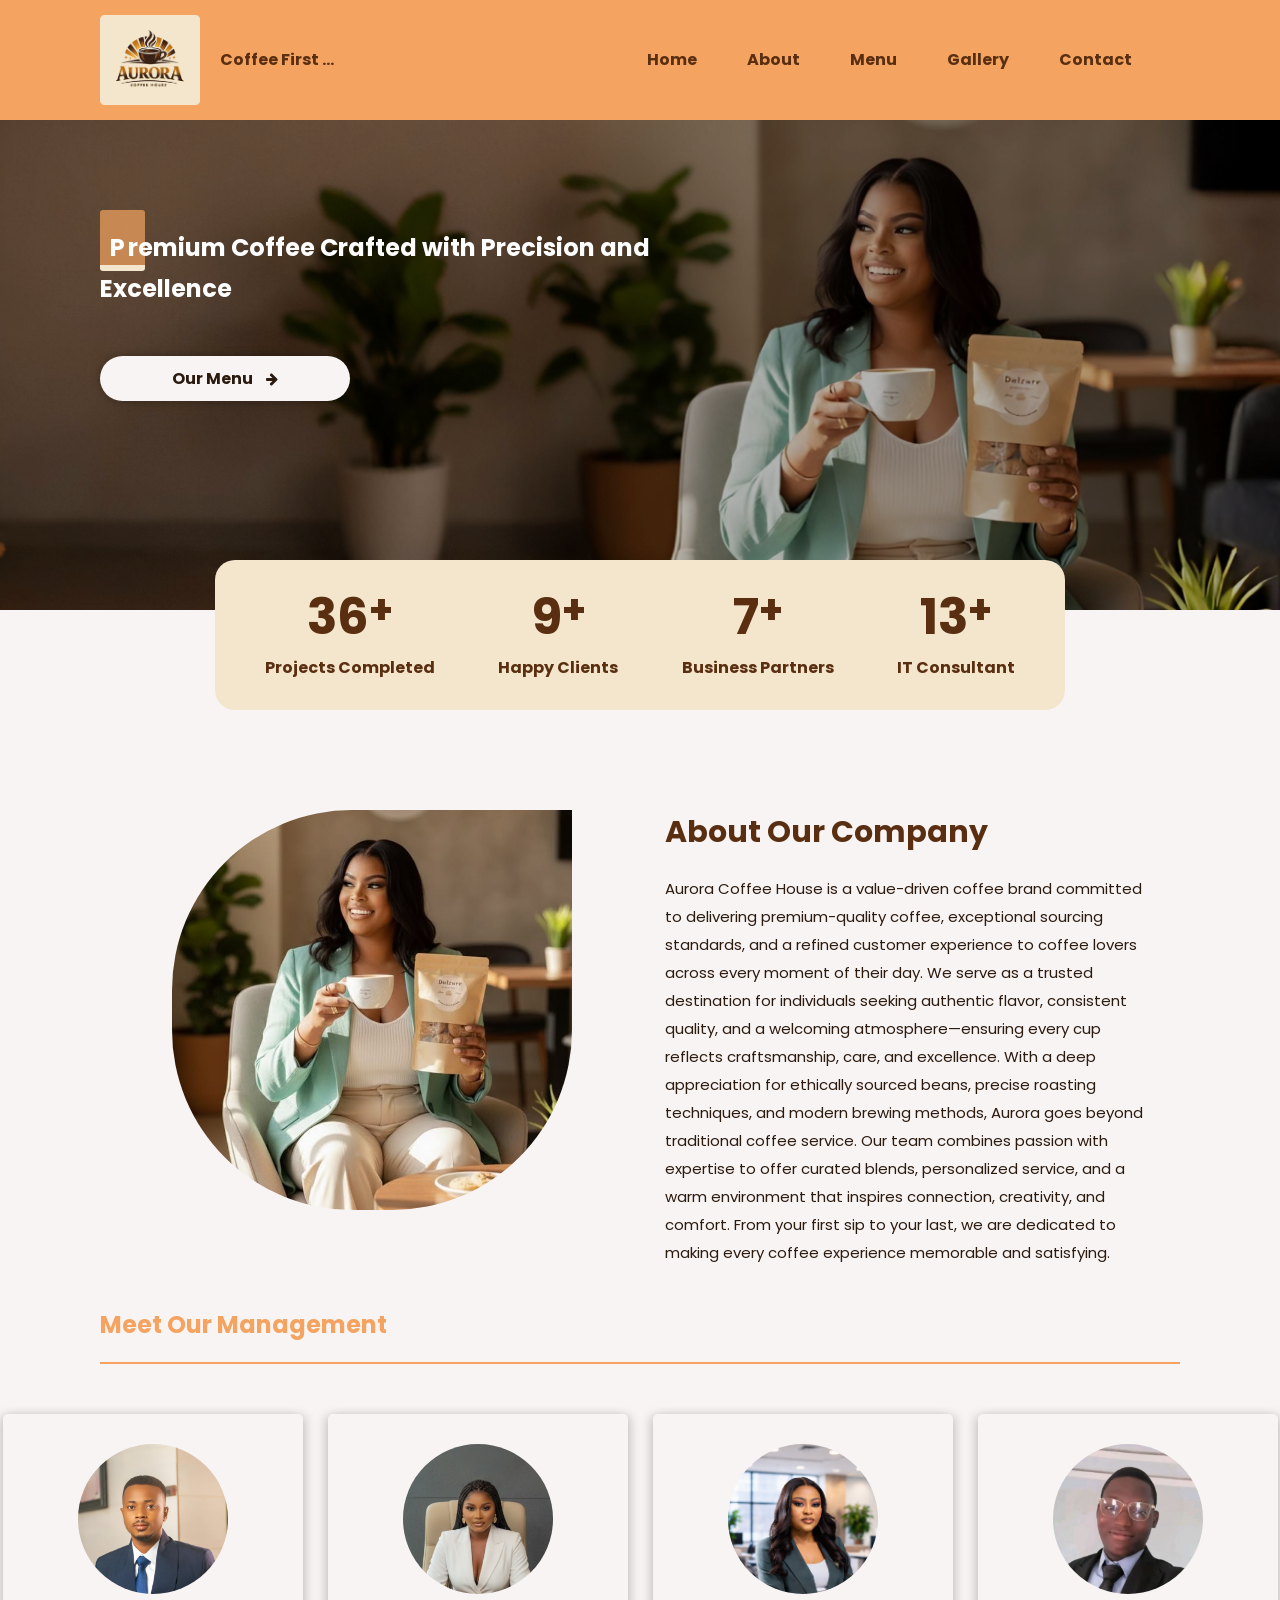
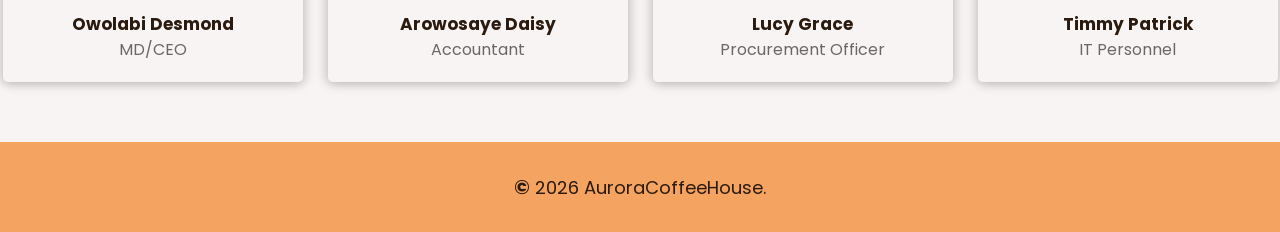
<file: about.html>
<!doctype html>
<html lang="en">
  <head>
    <meta charset="UTF-8" />
    <meta name="viewport" content="width=device-width, initial-scale=1.0" />
    <link
      rel="stylesheet"
      href="https://cdnjs.cloudflare.com/ajax/libs/font-awesome/4.7.0/css/font-awesome.min.css"
    />
    <link rel="icon" type="image/png" href="images/logo.png" />
    <link rel="stylesheet" href="css/style.css" />
    <title>Aurora Coffee House || About</title>
  </head>
  <body>
    <!-- Header Section  -->
    <header>
      <!-- Hamburger To Open And Close Nav Bar -->
      <section class="hamburger">
        <div></div>
        <div></div>
        <div></div>
      </section>

      <!-- Company Logo -->
      <section class="logo_container">
        <a href="index.html">
          <img src="images/logo.png" alt="Logo" />
        </a>
        <h4 class="company_quote">Coffee First ...</h4>
      </section>
    </header>

    <!-- Nav Bar -->
    <nav class="nav">
      <ul>
        <li class="barren_link">
          <a href="index.html">Home</a>
        </li>

        <li class="barren_link">
          <a href="about.html">About</a>
        </li>

        <li class="barren_link">
          <a href="menu.html">Menu</a>
        </li>

        <li class="barren_link">
          <a href="gallery.html">Gallery</a>
        </li>

        <li class="barren_link">
          <a href="contact.html">Contact</a>
        </li>
      </ul>
    </nav>

    <!-- Primary Page Content -->
    <main class="main_body">
      <!-- Hero Section -->

      <section class="about_hero" id="about_mobile_hero">
        <div class="dark_about_hero">
          <h1>
            <span>P</span
            ><span>remium Coffee Crafted with Precision and Excellence</span>
          </h1>
          <div class="product_solution_wrapper">
            <a href="menu.html">
              <span>Our Menu</span>
              <i class="fa fa-arrow-right"></i>
            </a>
          </div>
        </div>
      </section>

      <section class="about_hero" id="about_desktop_hero">
        <div class="dark_about_hero">
          <h1>
            <span>P</span
            ><span>remium Coffee Crafted with Precision and Excellence</span>
          </h1>
          <div class="product_solution_wrapper">
            <a href="menu.html">
              <span>Our Menu</span>
              <i class="fa fa-arrow-right"></i>
            </a>
          </div>
        </div>
      </section>

      <!-- Counter Section -->

      <section id="stats" class="about_counter_wrapper">
        <div class="stat">
          <h2>
            <span class="about_counter" data-target="55">0</span><span>+</span>
          </h2>
          <p>Projects Completed</p>
        </div>

        <div class="stat">
          <h2>
            <span class="about_counter" data-target="15">0</span><span>+</span>
          </h2>
          <p>Happy Clients</p>
        </div>

        <div class="stat">
          <h2>
            <span class="about_counter" data-target="11">0</span><span>+</span>
          </h2>
          <p>Business Partners</p>
        </div>

        <div class="stat">
          <h2>
            <span class="about_counter" data-target="20">0</span><span>+</span>
          </h2>
          <p>IT Consultant</p>
        </div>
      </section>

      <!-- About Our Company -->

      <section class="about_details">
        <div class="about_details_pic">
          <img src="images/company.jpg" alt="Image" />
        </div>
        <div class="about_details_text">
          <div class="about_head">About Our Company</div>
          <div class="about_body">
            Aurora Coffee House is a value-driven coffee brand committed to
            delivering premium-quality coffee, exceptional sourcing standards,
            and a refined customer experience to coffee lovers across every
            moment of their day. We serve as a trusted destination for
            individuals seeking authentic flavor, consistent quality, and a
            welcoming atmosphere—ensuring every cup reflects craftsmanship,
            care, and excellence. With a deep appreciation for ethically sourced
            beans, precise roasting techniques, and modern brewing methods,
            Aurora goes beyond traditional coffee service. Our team combines
            passion with expertise to offer curated blends, personalized
            service, and a warm environment that inspires connection,
            creativity, and comfort. From your first sip to your last, we are
            dedicated to making every coffee experience memorable and
            satisfying.
          </div>
        </div>
      </section>

      <!-- Management Team -->
      <section class="team">
        <h2 class="contact_heading">Meet Our Management</h2>

        <div class="axis_product_body">
          <div class="each_axis_product">
            <img src="images/md.jpg" alt="Owolabi Desmond" />
            <div class="camera_name">Owolabi Desmond</div>
            <div class="camera_description">MD/CEO</div>
          </div>

          <div class="each_axis_product">
            <img src="images/accountant.jpg" alt="Accountant" />
            <div class="camera_name">Arowosaye Daisy</div>
            <div class="camera_description">Accountant</div>
          </div>

          <div class="each_axis_product">
            <img src="images/procurement.png" alt="Procurement Officer" />
            <div class="camera_name">Lucy Grace</div>
            <div class="camera_description">Procurement Officer</div>
          </div>

          <div class="each_axis_product">
            <img src="images/me.png" alt="Network Camera" />
            <div class="camera_name">Timmy Patrick</div>
            <div class="camera_description">IT Personnel</div>
          </div>
        </div>
      </section>
    </main>

    <footer><strong>©</strong> 2026 AuroraCoffeeHouse.</footer>

    <script src="js/script.js"></script>
    <script>
      // Counter Starts

      let counters = document.querySelectorAll(".about_counter");
      let started = false;

      function startCounting() {
        if (started) return;

        counters.forEach((counter) => {
          let target = +counter.getAttribute("data-target");
          let count = 0;
          let speed = target / 100;

          let updateCount = () => {
            count += speed;

            if (count < target) {
              counter.textContent = Math.floor(count);
              requestAnimationFrame(updateCount);
            } else {
              counter.textContent = target;
            }
          };

          updateCount();
        });

        started = true;
      }

      // Trigger when section is visible
      let section = document.querySelector("#stats");

      const observer = new IntersectionObserver(
        (entries) => {
          if (entries[0].isIntersecting) {
            startCounting();
          }
        },
        { threshold: 0.5 },
      );

      observer.observe(section);
    </script>
  </body>
</html>
</file>
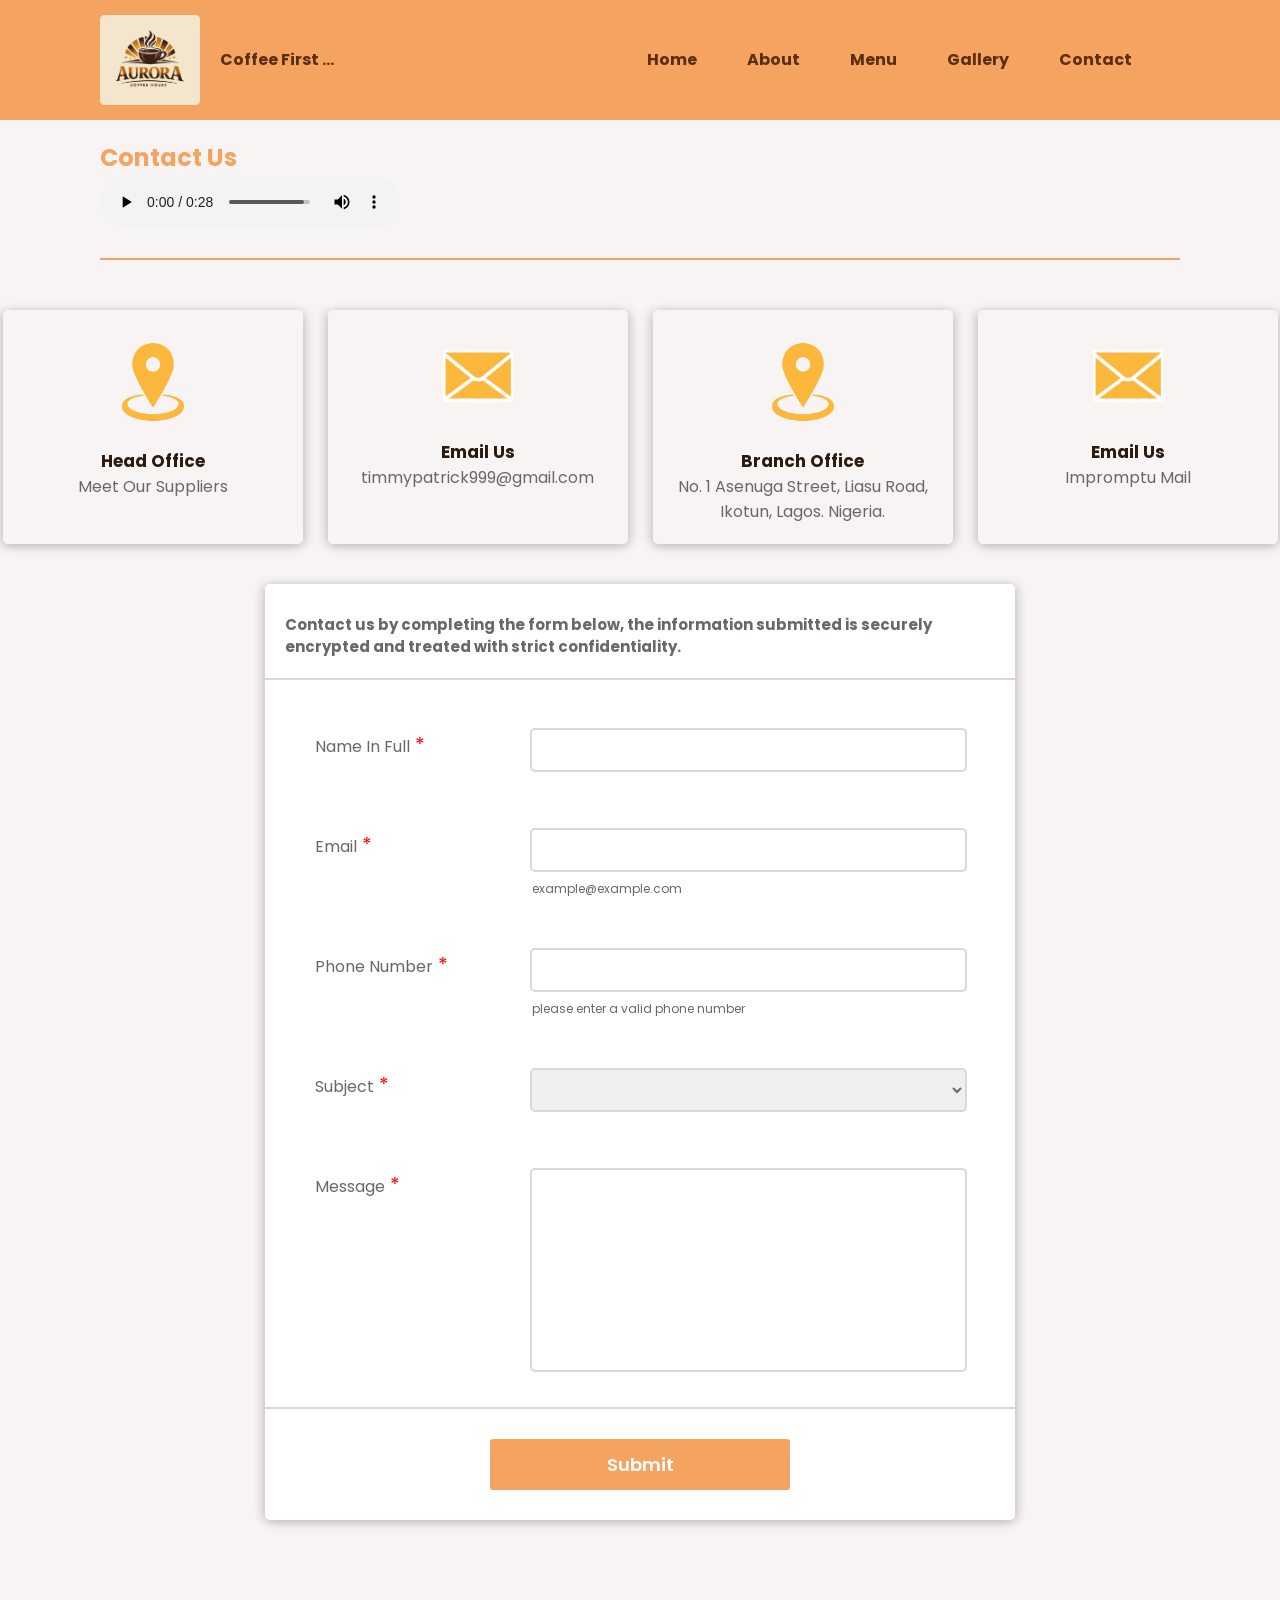
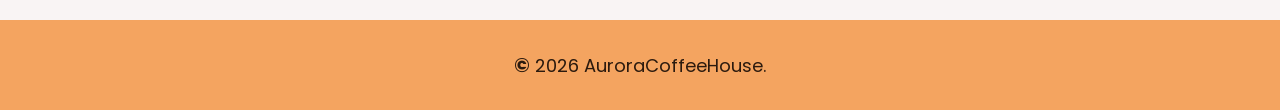
<file: contact.html>
<!doctype html>
<html lang="en">
  <head>
    <meta charset="UTF-8" />
    <meta name="viewport" content="width=device-width, initial-scale=1.0" />
    <link
      rel="stylesheet"
      href="https://cdnjs.cloudflare.com/ajax/libs/font-awesome/4.7.0/css/font-awesome.min.css"
    />
    <link rel="icon" type="image/png" href="images/logo.png" />
    <link rel="stylesheet" href="css/style.css" />
    <title>Aurora Coffee House || Contact</title>
  </head>
  <body>
    <!-- Header Section  -->
    <header>
      <!-- Hamburger To Open And Close Nav Bar -->
      <section class="hamburger">
        <div></div>
        <div></div>
        <div></div>
      </section>

      <!-- Company Logo -->
      <section class="logo_container">
        <a href="index.html">
          <img src="images/logo.png" alt="Logo" />
        </a>
        <h4 class="company_quote">Coffee First ...</h4>
      </section>
    </header>

    <!-- Nav Bar -->
    <nav class="nav">
      <ul>
        <li class="barren_link">
          <a href="index.html">Home</a>
        </li>

        <li class="barren_link">
          <a href="about.html">About</a>
        </li>

        <li class="barren_link">
          <a href="menu.html">Menu</a>
        </li>

        <li class="barren_link">
          <a href="gallery.html">Gallery</a>
        </li>

        <li class="barren_link">
          <a href="contact.html">Contact</a>
        </li>
      </ul>
    </nav>

    <!-- Primary Page Content -->
    <main class="main_body">
      <h2 class="contact_heading">
        <p>Contact Us</p>
        <audio src="media/aurora.mp3" controls loop>
          Your browser does not support the audio element.
        </audio>
      </h2>

      <div class="axis_product_body">
        <a
          href="https://timmypatrick.netlify.app"
          target="_blank"
          class="each_axis_product"
          title="Our Source"
        >
          <img
            src="images/venue.png"
            alt="Network Camera"
            style="width: 70px"
          />
          <div class="camera_name">Head Office</div>
          <div class="camera_description">Meet Our Suppliers</div>
        </a>

        <div class="each_axis_product">
          <img
            src="images/email.png"
            alt="Network Camera"
            style="width: 70px; margin: 40px 0px 50px"
          />
          <div class="camera_name">Email Us</div>
          <div class="camera_description">timmypatrick999@gmail.com</div>
        </div>

        <div class="each_axis_product">
          <img
            src="images/venue.png"
            alt="Network Camera"
            style="width: 70px"
          />
          <div class="camera_name">Branch Office</div>
          <div class="camera_description">
            No. 1 Asenuga Street, Liasu Road, Ikotun, Lagos. Nigeria.
          </div>
        </div>

        <a href="mailto:timmypatrick999@gmail.com" class="each_axis_product">
          <img
            src="images/email.png"
            alt="Network Camera"
            style="width: 70px; margin: 40px 0px 50px"
          />
          <div class="camera_name">Email Us</div>
          <div class="camera_description">Impromptu Mail</div>
        </a>
      </div>

      <!-- User Contact Details -->
      <form
        action="https://api.web3forms.com/submit"
        class="contact_form"
        method="POST"
      >
        <h6>
          Contact us by completing the form below, the information submitted is
          securely encrypted and treated with strict confidentiality.
        </h6>

        <div class="each_data">
          <div class="data_name">
            <span>Name In Full</span><span class="star">*</span>
          </div>
          <div class="data_field">
            <input type="text" name="Customer Name" id="state" required />
          </div>
        </div>

        <div class="each_data">
          <div class="data_name">
            <span>Email</span><span class="star">*</span>
          </div>
          <div class="data_field">
            <input type="email" name="Email" id="email" required />
            <label for="email">example@example.com</label>
          </div>
        </div>

        <div class="each_data">
          <div class="data_name">
            <span>Phone Number</span><span class="star">*</span>
          </div>
          <div class="data_field">
            <input type="tel" name="Phone_Number" id="phone_number" required />
            <label for="phone_number">
              please enter a valid phone number
            </label>
          </div>
        </div>

        <div class="each_data">
          <div class="data_name">
            <span>Subject</span><span class="star">*</span>
          </div>
          <div class="data_field">
            <select name="Subject">
              <option value="" style="display: none"></option>
              <option value="General_Inquiry">General Inquiry</option>
              <option value="Catering">Catering Services</option>
              <option value="Events">Events & Bookings</option>
              <option value="Coffee_Menu">Coffee & Menu Inquiry</option>
              <option value="Orders">Order & Pickup</option>
              <option value="Visit">Plan a Visit</option>
            </select>
          </div>
        </div>

        <div class="each_data">
          <div class="data_name">
            <span>Message</span><span class="star">*</span>
          </div>
          <div class="data_field">
            <textarea name="Message" id="message" required></textarea>
          </div>
        </div>

        <!-- API Inputs -->
        <input type="hidden" name="form_name" value="Customer Details" />

        <input type="hidden" name="subject" value="Aurora Coffee House" />

        <input
          type="hidden"
          name="redirect"
          value="https://auroracoffeehouse.vercel.app/greetings.html"
        />

        <input
          type="hidden"
          name="access_key"
          value="1175cfcf-9915-4426-b9f3-844b0d2bf8ff"
        />

        <div class="submit_data">
          <button>Submit</button>
        </div>
      </form>
    </main>
    <footer><strong>©</strong> 2026 AuroraCoffeeHouse.</footer>

    <script src="js/script.js"></script>
  </body>
</html>
</file>
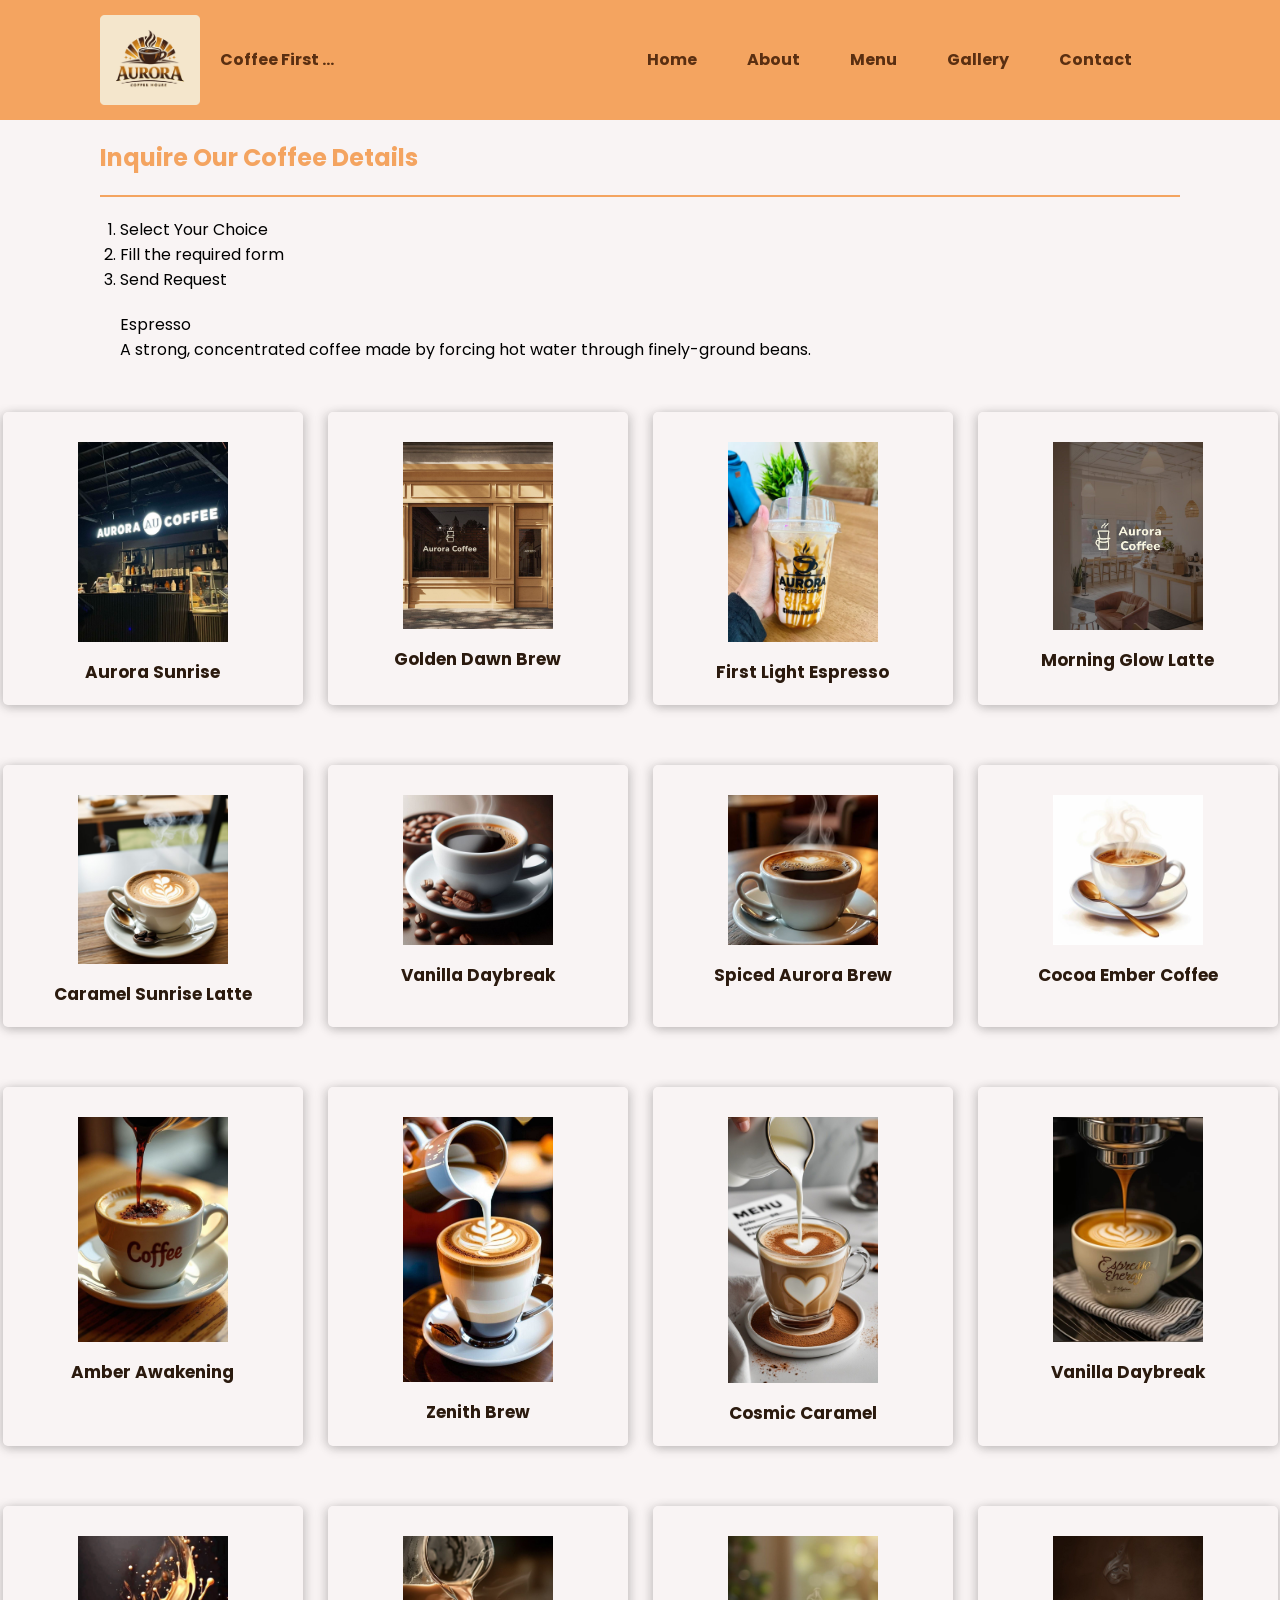
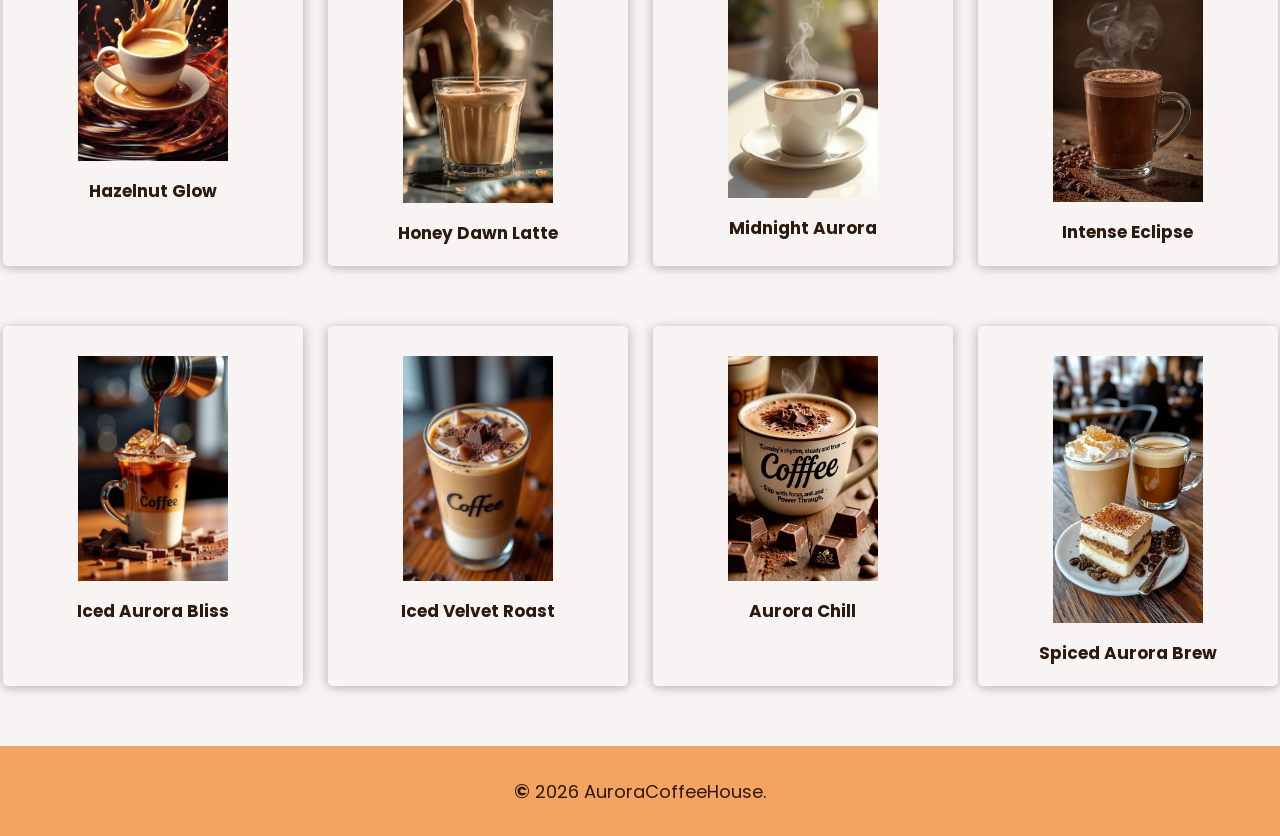
<file: gallery.html>
<!doctype html>
<html lang="en">
  <head>
    <meta charset="UTF-8" />
    <meta name="viewport" content="width=device-width, initial-scale=1.0" />
    <link
      rel="stylesheet"
      href="https://cdnjs.cloudflare.com/ajax/libs/font-awesome/4.7.0/css/font-awesome.min.css"
    />
    <link rel="icon" type="image/png" href="images/logo.png" />
    <link rel="stylesheet" href="css/style.css" />
    <title>Aurora Coffee House || Gallery</title>
  </head>
  <body>
    <!-- Header Section  -->
    <header>
      <!-- Hamburger To Open And Close Nav Bar -->
      <section class="hamburger">
        <div></div>
        <div></div>
        <div></div>
      </section>

      <!-- Company Logo -->
      <section class="logo_container">
        <a href="index.html">
          <img src="images/logo.png" alt="Logo" />
        </a>
        <h4 class="company_quote">Coffee First ...</h4>
      </section>
    </header>

    <!-- Nav Bar -->
    <nav class="nav">
      <ul>
        <li class="barren_link">
          <a href="index.html">Home</a>
        </li>

        <li class="barren_link">
          <a href="about.html">About</a>
        </li>

        <li class="barren_link">
          <a href="menu.html">Menu</a>
        </li>

        <li class="barren_link">
          <a href="gallery.html">Gallery</a>
        </li>

        <li class="barren_link">
          <a href="contact.html">Contact</a>
        </li>
      </ul>
    </nav>

    <!-- Primary Page Content -->
    <main class="main_body">
      <h2 class="contact_heading">Inquire Our Coffee Details</h2>

      <ol>
        <li>Select Your Choice</li>
        <li>Fill the required form</li>
        <li>Send Request</li>
      </ol>

      <dl>
        <dt>Espresso</dt>
        <dd>
          A strong, concentrated coffee made by forcing hot water through
          finely-ground beans.
        </dd>
      </dl>

      <div class="axis_product_body">
        <a href="contact.html" class="each_axis_product">
          <img src="images/img_1.jpg" alt="Network Camera" />
          <div class="camera_name">Aurora Sunrise</div>
        </a>

        <a href="contact.html" class="each_axis_product">
          <img src="images/img_2.jpg" alt="Network Camera" />
          <div class="camera_name">Golden Dawn Brew</div>
        </a>

        <a href="contact.html" class="each_axis_product">
          <img src="images/img_3.jpg" alt="Network Camera" />
          <div class="camera_name">First Light Espresso</div>
        </a>

        <a href="contact.html" class="each_axis_product">
          <img src="images/img_4.jpg" alt="Network Camera" />
          <div class="camera_name">Morning Glow Latte</div>
        </a>

        <a href="contact.html" class="each_axis_product">
          <img src="images/img_5.jpg" alt="Network Camera" />
          <div class="camera_name">Caramel Sunrise Latte</div>
        </a>

        <a href="contact.html" class="each_axis_product">
          <img src="images/img_6.jpg" alt="Network Camera" />
          <div class="camera_name">Vanilla Daybreak</div>
        </a>

        <a href="contact.html" class="each_axis_product">
          <img src="images/img_7.jpg" alt="Network Camera" />
          <div class="camera_name">Spiced Aurora Brew</div>
        </a>

        <a href="contact.html" class="each_axis_product">
          <img src="images/img_8.jpg" alt="Network Camera" />
          <div class="camera_name">Cocoa Ember Coffee</div>
        </a>

        <a href="contact.html" class="each_axis_product">
          <img src="images/img_9.jpg" alt="Network Camera" />
          <div class="camera_name">Amber Awakening</div>
        </a>

        <a href="contact.html" class="each_axis_product">
          <img src="images/img_10.jpg" alt="Network Camera" />
          <div class="camera_name">Zenith Brew</div>
        </a>

        <a href="contact.html" class="each_axis_product">
          <img src="images/img_11.jpg" alt="Network Camera" />
          <div class="camera_name">Cosmic Caramel</div>
        </a>

        <a href="contact.html" class="each_axis_product">
          <img src="images/img_12.jpg" alt="Network Camera" />
          <div class="camera_name">Vanilla Daybreak</div>
        </a>

        <a href="contact.html" class="each_axis_product">
          <img src="images/img_13.jpg" alt="Network Camera" />
          <div class="camera_name">Hazelnut Glow</div>
        </a>

        <a href="contact.html" class="each_axis_product">
          <img src="images/img_14.jpg" alt="Network Camera" />
          <div class="camera_name">Honey Dawn Latte</div>
        </a>

        <a href="contact.html" class="each_axis_product">
          <img src="images/img_15.jpg" alt="Network Camera" />
          <div class="camera_name">Midnight Aurora</div>
        </a>

        <a href="contact.html" class="each_axis_product">
          <img src="images/img_16.jpg" alt="Network Camera" />
          <div class="camera_name">Intense Eclipse</div>
        </a>

        <a href="contact.html" class="each_axis_product">
          <img src="images/img_17.jpg" alt="Network Camera" />
          <div class="camera_name">Iced Aurora Bliss</div>
        </a>

        <a href="contact.html" class="each_axis_product">
          <img src="images/img_18.jpg" alt="Network Camera" />
          <div class="camera_name">Iced Velvet Roast</div>
        </a>

        <a href="contact.html" class="each_axis_product">
          <img src="images/img_19.jpg" alt="Network Camera" />
          <div class="camera_name">Aurora Chill</div>
        </a>

        <a href="contact.html" class="each_axis_product">
          <img src="images/img_20.jpg" alt="Network Camera" />
          <div class="camera_name">Spiced Aurora Brew</div>
        </a>
      </div>
    </main>

    <br />
    <br />

    <footer><strong>©</strong> 2026 AuroraCoffeeHouse.</footer>
    <script src="js/script.js"></script>
  </body>
</html>
</file>
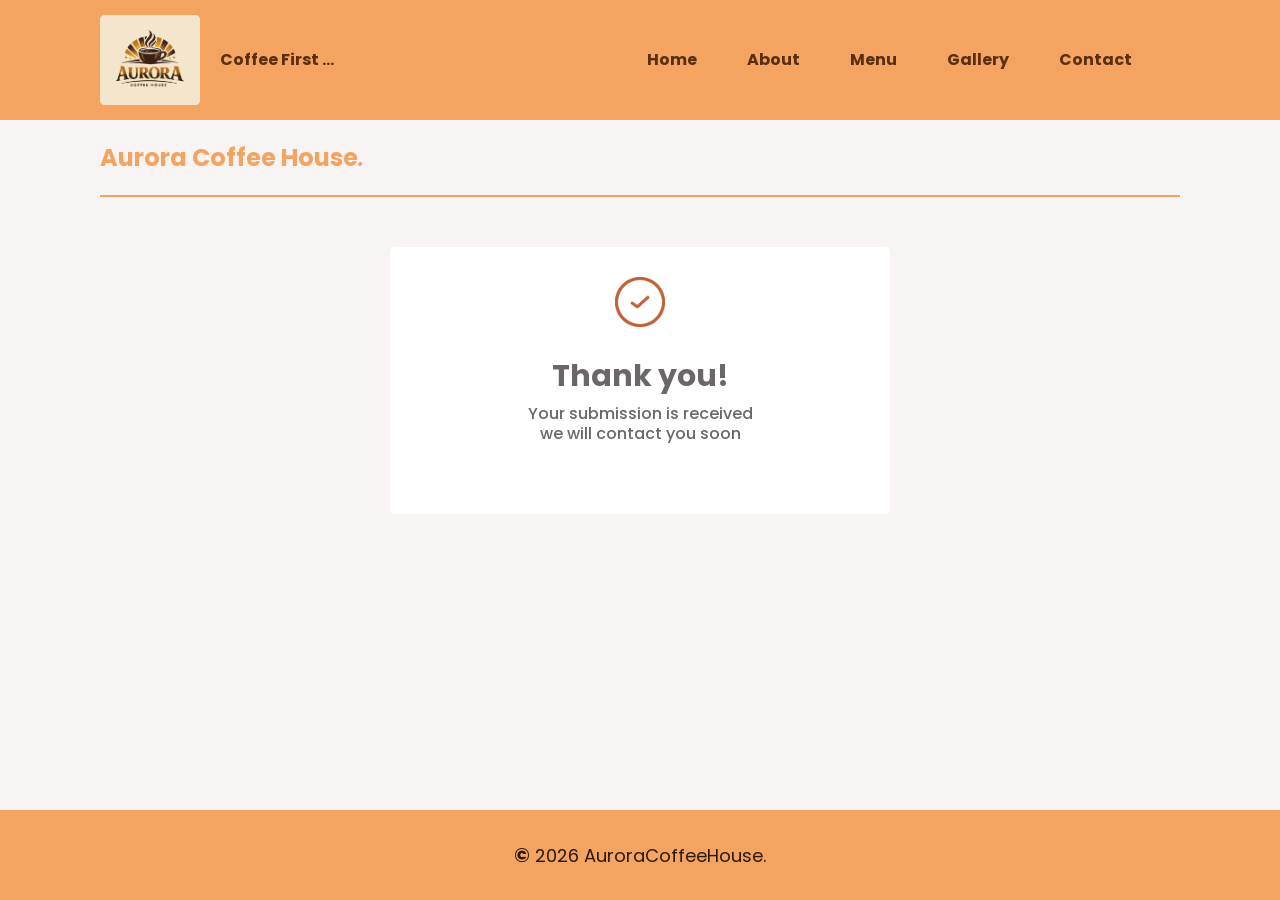
<file: greetings.html>
<!doctype html>
<html lang="en">
  <head>
    <meta charset="UTF-8" />
    <meta name="viewport" content="width=device-width, initial-scale=1.0" />
    <link
      rel="stylesheet"
      href="https://cdnjs.cloudflare.com/ajax/libs/font-awesome/4.7.0/css/font-awesome.min.css"
    />
    <link rel="icon" type="image/png" href="images/logo.png" />
    <link rel="stylesheet" href="css/style.css" />
    <title>Aurora Coffee House || Greetings</title>
  </head>
  <body>
    <!-- Header Section  -->
    <header>
      <!-- Hamburger To Open And Close Nav Bar -->
      <section class="hamburger">
        <div></div>
        <div></div>
        <div></div>
      </section>

      <!-- Company Logo -->
      <section class="logo_container">
        <a href="index.html">
          <img src="images/logo.png" alt="Logo" />
        </a>
        <h4 class="company_quote">Coffee First ...</h4>
      </section>
    </header>

    <!-- Nav Bar -->
    <nav class="nav">
      <ul>
        <li class="barren_link">
          <a href="index.html">Home</a>
        </li>

        <li class="barren_link">
          <a href="about.html">About</a>
        </li>

        <li class="barren_link">
          <a href="menu.html">Menu</a>
        </li>

        <li class="barren_link">
          <a href="gallery.html">Gallery</a>
        </li>

        <li class="barren_link">
          <a href="contact.html">Contact</a>
        </li>
      </ul>
    </nav>

    <!-- Primary Page Content -->
    <main class="main_body">
      <h2 class="contact_heading">
        Aurora Coffee House<small
          ><em
            ><mark
              style="background-color: transparent; color: rgb(244, 164, 96)"
              >.</mark
            ></em
          ></small
        >
      </h2>
      <div class="thank_you_message">
        <div class="thank_you_icon">
          <img src="images/check.png" alt="Thank You Logo" />
        </div>
        <div class="thank_you_head">Thank you!</div>
        <div class="thank_you_body">
          <p>Your submission is received</p>
          <p>we will contact you soon</p>
        </div>
      </div>
    </main>
    <footer style="position: absolute; width: 100%; bottom: 0px">
      <strong>©</strong> 2026 AuroraCoffeeHouse.
    </footer>

    <script src="js/script.js"></script>
  </body>
</html>
</file>
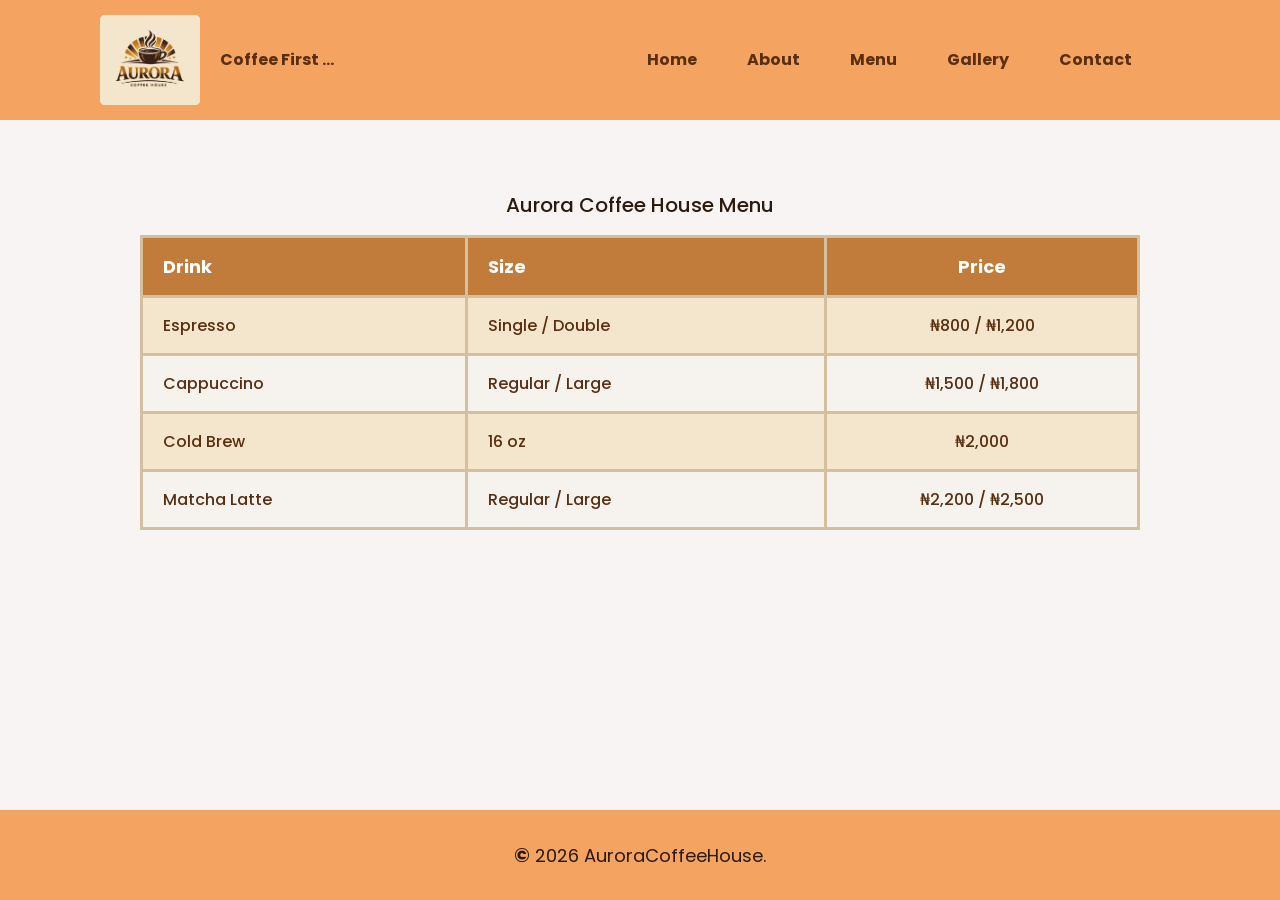
<file: menu.html>
<!doctype html>
<html lang="en">
  <head>
    <meta charset="UTF-8" />
    <meta name="viewport" content="width=device-width, initial-scale=1.0" />
    <link
      rel="stylesheet"
      href="https://cdnjs.cloudflare.com/ajax/libs/font-awesome/4.7.0/css/font-awesome.min.css"
    />
    <link rel="icon" type="image/png" href="images/logo.png" />
    <link rel="stylesheet" href="css/style.css" />
    <title>Aurora Coffee House || Menu</title>
  </head>
  <body>
    <!-- Header Section  -->
    <header>
      <!-- Hamburger To Open And Close Nav Bar -->
      <section class="hamburger">
        <div></div>
        <div></div>
        <div></div>
      </section>

      <!-- Company Logo -->
      <section class="logo_container">
        <a href="index.html">
          <img src="images/logo.png" alt="Logo" />
        </a>
        <h4 class="company_quote">Coffee First ...</h4>
      </section>
    </header>

    <!-- Nav Bar -->
    <nav class="nav">
      <ul>
        <li class="barren_link">
          <a href="index.html">Home</a>
        </li>

        <li class="barren_link">
          <a href="about.html">About</a>
        </li>

        <li class="barren_link">
          <a href="menu.html">Menu</a>
        </li>

        <li class="barren_link">
          <a href="gallery.html">Gallery</a>
        </li>

        <li class="barren_link">
          <a href="contact.html">Contact</a>
        </li>
      </ul>
    </nav>

    <!-- Primary Page Content -->
    <main class="main_body">
      <section class="menu_table_wrapper">
        <table class="menu_table">
          <caption>
            Aurora Coffee House Menu
          </caption>

          <tr>
            <th>Drink</th>
            <th>Size</th>
            <th>Price</th>
          </tr>

          <tr>
            <td>Espresso</td>
            <td>Single / Double</td>
            <td>₦800 / ₦1,200</td>
          </tr>

          <tr>
            <td>Cappuccino</td>
            <td>Regular / Large</td>
            <td>₦1,500 / ₦1,800</td>
          </tr>

          <tr>
            <td>Cold Brew</td>
            <td>16 oz</td>
            <td>₦2,000</td>
          </tr>

          <tr>
            <td>Matcha Latte</td>
            <td>Regular / Large</td>
            <td>₦2,200 / ₦2,500</td>
          </tr>
        </table>
      </section>
    </main>

    <footer style="position: absolute; width: 100%; bottom: 0px">
      <strong>©</strong> 2026 AuroraCoffeeHouse.
    </footer>

    <script src="js/script.js"></script>
  </body>
</html>
</file>
<file: css/style.css>
@import url("https://fonts.googleapis.com/css2?family=Poppins:wght@300;400;500;600&display=swap");

* {
  margin: 0px;
  padding: 0px;
  box-sizing: border-box;
  font-family: "Poppins", sans-serif;
}

:root {
  --white: rgb(255, 255, 255);
  --primary_color: rgb(244, 164, 96);
  --transparent_primary_color: rgba(244, 164, 96, 0.7);
  --light_primary_color: rgb(244, 230, 204);
  --light_secondary_color: rgb(90, 47, 17);
  --secondary_color: rgb(43, 26, 14);
  --menu_head: rgb(193, 124, 59);
  --menu_even: rgb(244, 230, 204);
  --menu_odd: rgb(246, 242, 237);
  --menu_border: rgb(212, 191, 160);
  --black: rgb(0, 0, 0);
  --star: rgb(255, 0, 0);
  --grey_line: rgb(220, 215, 215);
  --grey_arrow: rgb(164, 162, 162);
  --grey_text: rgb(107, 103, 103);
  --mini_white: rgb(249, 244, 244);
  --transparent_white: rgba(225, 225, 225, 0.5);
}

body {
  background-color: var(--mini_white);
}

body.no-scroll {
  overflow: hidden;
}

/* Header Section */

header {
  background-color: var(--primary_color);
  height: 80px;
  padding: 0px 30px;
  display: flex;
  align-items: center;
  justify-content: space-between;
  position: fixed;
  top: 0px;
  width: 100%;
  z-index: 2;
}

.hamburger {
  cursor: pointer;
  display: inline-block;
}

.hamburger > div {
  width: 30px;
  height: 3px;
  border-radius: 5px;
  background-color: var(--white);
}

.hamburger > div:first-child {
  transform: rotate(360deg) translate(0px, 0px);
  transition: 0.3s;
}

.hamburger > div:nth-child(2) {
  transition: 0.3s;
}

.hamburger > div:last-child {
  transform: rotate(0deg) translate(0px, 0px);
  transition: 0.3s;
}

.hamburger > div:not(:last-child) {
  margin-bottom: 5px;
}

.logo_container {
  height: fit-content;
  display: flex;
  align-items: center;
}

.logo_container img {
  width: 70px;
  display: block;
}

.company_quote {
  color: var(--light_secondary_color);
  margin-left: 20px;
}

/* Nav Bar */

nav {
  width: 100%;
  height: calc(100vh - 80px);
  position: fixed;
  top: 80px;
  left: -100%;
  background-color: var(--white);
  transition: 0.2s;
  overflow-y: auto;
  z-index: 2;
}

nav ul {
  list-style: none;
}

nav ul li.barren_link {
  padding: 30px 20px;
  border-bottom: 1px solid var(--primary_color);
  font-weight: bold;
}

.barren_link a {
  text-decoration: none;
  color: var(--grey_text);
}

nav ul > li > div:last-child a {
  display: block;
  text-decoration: none;
  font-weight: bold;
}

nav ul > li > div:last-child a:not(:last-child) {
  margin-bottom: 30px;
}

/* Main Content */

main {
  margin-top: 80px;
}

#home_mobile_hero {
  background-image: url("../images/home_mobile_hero.png");
  height: 600px;
}

#home_desktop_hero {
  display: none;
}

#home_mobile_hero a {
  width: 200px;
  margin: 130px 0px 0px 30px;
}

/* Why Choose Us */

.why_us {
  padding: 50px 20px 70px;
  background-color: var(--light_secondary_color);
}

.why_us_heading {
  font-size: 30px;
  text-align: center;
  color: var(--light_primary_color);
  font-weight: bold;
}

.why_us_sub_heading {
  margin: 10px 0px 20px;
  color: var(--light_primary_color);
  text-align: center;
  font-weight: bold;
  font-size: 15px;
}

video {
  width: 100%;
  border-radius: 10px;
  margin-bottom: 20px;
  display: block;
}

.each_why {
  background-color: var(--light_primary_color);
  padding: 30px 20px;
  border-radius: 10px;
}

.each_why:not(:last-child) {
  margin-bottom: 20px;
}

.why_picture img {
  width: 100px;
}

.why_picture img.reduce_image {
  width: 80px;
}

.why_picture img.good_price {
  border-radius: 50%;
}

.why_text h3 {
  margin: 20px 0px 7px;
}

.why_text p {
  line-height: 27px;
}

footer {
  background-color: var(--primary_color);
  color: var(--secondary_color);
  text-align: center;
  padding: 30px 0px;
}

footer > strong {
  font-size: 18px;
}

/* About Page */

.about_hero {
  background-image: url("../images/about_hero.jpg");
  background-size: cover;
  height: 500px;
  margin-top: -10px;
}

#about_mobile_hero {
  background-image: url("../images/company.jpg");
  height: 600px;
}

#about_desktop_hero {
  display: none;
}

.dark_about_hero {
  background-color: rgba(0, 0, 0, 0.3);
  height: 100%;
}

#home_mobile_hero h1 {
  padding-top: 50px;
}

.dark_about_hero h1 {
  color: var(--white);
  padding-top: 100px;
  text-align: center;
  margin: 0px 30px;
}

.dark_about_hero h1 span:first-child {
  background-color: var(--transparent_primary_color);
  padding: 20px 20px 0px 10px;
  display: inline-block;
  border-radius: 3px;
  border-bottom: 6px solid var(--light_primary_color);
}

.dark_about_hero h1 span:last-child {
  margin-left: -17px;
}

.about_hero .product_solution_wrapper {
  margin-top: 50px;
}

.about_hero a {
  background-color: var(--mini_white);
  width: 80%;
  margin: auto;
  text-decoration: none;
  color: var(--secondary_color);
  box-shadow: 0px 0px 10px rgba(0, 0, 0, 0.3);
  display: block;
  font-weight: bold;
  margin-top: 20px;
  padding: 10px 0px;
  text-align: center;
  border-radius: 50px;
}

.about_hero a:hover {
  background-color: var(--light_primary_color);
  color: var(--secondary_color);
  transition: 0.3s ease;
  animation: bounce_product_solution 1.5s infinite;
}

@keyframes bounce_product_solution {
  0%,
  100% {
    transform: translateY(0);
  }
  50% {
    transform: translateY(-7px);
  }
}

.about_hero a span {
  margin-right: 10px;
}

.about_hero a i {
  font-size: 14px;
}

/* Counter Starts */
.about_counter_wrapper {
  background: var(--light_primary_color);
  text-align: center;
  margin: -50px 20px 50px;
  border-radius: 20px;
  padding: 30px 0px;
}

.about_counter_wrapper h2 {
  display: flex;
  justify-content: center;
}

.about_counter {
  font-size: 50px;
  font-weight: bold;
  color: var(--light_secondary_color);
}

.about_counter_wrapper p {
  color: var(--light_secondary_color);
  font-weight: bold;
}

.about_counter_wrapper span {
  display: block;
}

.about_counter_wrapper span:last-child {
  color: var(--light_secondary_color);
  font-size: 40px;
}

.about_details {
  margin: 100px 20px 0px;
}

.about_details_pic {
  margin-bottom: 50px;
}

.about_details_pic img {
  width: 90%;
  display: block;
  margin: auto;
  border-radius: 45% 0px 45% 45%;
}

.about_details_text .about_head {
  font-size: 30px;
  font-weight: bold;
  margin-bottom: 20px;
  color: var(--light_secondary_color);
}

.about_details_text .about_body {
  font-size: 15px;
  line-height: 28px;
  color: var(--secondary_color);
}

.team {
  margin-bottom: 50px;
}

.team img {
  border-radius: 50%;
}

/* Menu Page */

.menu_table_wrapper {
  overflow: auto;
}

.menu_table {
  margin: 20px 30px;
  width: calc(100% - 60px);
  border-collapse: collapse;
}

.menu_table caption {
  margin-bottom: 15px;
  font-weight: 500;
  font-size: 20px;
  color: var(--secondary_color);
}

.menu_table tr:first-child {
  background-color: var(--menu_head);
  color: var(--white);
  font-size: 18px;
}

.menu_table tr:nth-child(even) {
  background-color: var(--menu_even);
  color: var(--light_secondary_color);
  font-weight: 500;
}

.menu_table tr:nth-child(odd):not(:first-child) {
  background-color: var(--menu_odd);
  color: var(--light_secondary_color);
  font-weight: 500;
}

.menu_table th,
.menu_table td {
  border: 3px solid var(--menu_border);
  padding: 15px 0px;
}

.menu_table tr th:not(:last-child),
.menu_table tr td:not(:last-child) {
  text-align: left;
  padding-left: 20px;
}

.menu_table tr td:last-child {
  text-align: center;
}

ol,
dl {
  margin: 20px 20px 0px 40px;
}

/* Contact Page */

.contact_heading {
  border-bottom: 2px solid var(--primary_color);
  padding: 20px 0px;
  margin: 0px 20px;
  color: var(--primary_color);
}

.axis_product_body {
  display: flex;
  flex-wrap: wrap;
  column-gap: 20px;
  max-width: 1300px;
  margin: auto;
}

.each_axis_product {
  padding: 0px 20px 20px;
  width: 80%;
  max-width: 300px;
  text-align: center;
  margin: 50px auto 10px;
  display: block;
  color: var(--grey_text);
  text-decoration: none;
  border-radius: 5px;
  box-shadow:
    -5px 0 10px rgba(0, 0, 0, 0.1),
    5px 0 10px rgba(0, 0, 0, 0.1),
    0 5px 10px rgba(0, 0, 0, 0.1);
}

.each_axis_product:hover {
  transform: translateY(-20px);
  transition: 0.5s;
}

.axis_product_body img {
  width: 150px;
  margin: 30px 0px;
}

.axis_product_body .reduce_image {
  width: 80px;
}

.camera_name {
  font-weight: bold;
  font-size: 17px;
  margin-top: -20px;
  color: var(--secondary_color);
}

.contact_form {
  margin: 30px 20px 70px;
  padding: 30px 0px;
  background-color: var(--white);
  color: var(--grey_text);
  border-radius: 5px;
  box-shadow:
    -5px 0 10px rgba(0, 0, 0, 0.1),
    5px 0 10px rgba(0, 0, 0, 0.1),
    0 5px 10px rgba(0, 0, 0, 0.1);
}

.contact_form h6 {
  padding: 0px 20px 20px;
  border-bottom: 2px solid var(--grey_line);
  color: var(--grey_text);
  font-size: 15px;
  line-height: 22px;
}

.contact_form .each_data {
  margin: 50px 20px 0px;
}

.contact_form .data_name {
  margin-bottom: 20px;
}

.contact_form .name_data_fields {
  display: flex;
  gap: 20px;
  justify-content: space-between;
}

.contact_form .star {
  color: var(--star);
  font-size: 20px;
  margin-left: 5px;
}

.contact_form input,
.contact_form select,
.contact_form textarea {
  width: 100%;
  padding: 7px;
  font-size: 17px;
  border: none;
  border-radius: 3px;
  outline: 2px solid var(--grey_line);
  color: var(--header_color);
}

.contact_form input:focus,
.contact_form textarea:focus {
  outline: 2px solid var(--primary_color);
  border: none;
}

.contact_form label {
  font-size: 12px;
  display: inline-block;
  margin-top: 10px;
}

.contact_form textarea {
  height: 200px;
  resize: none;
}

.contact_form .submit_data {
  margin-top: 30px;
  padding: 30px 20px 0px;
  border-top: 2px solid var(--grey_line);
}

.contact_form .submit_data button {
  width: 100%;
  background-color: var(--primary_color);
  color: var(--white);
  padding: 12px 0px;
  font-size: 18px;
  font-weight: 600;
  border: none;
  border-radius: 3px;
  cursor: pointer;
}

.contact_form .submit_data button:hover {
  background-color: var(--transparent_primary_color);
  transition: 0.5s;
}

/* Greetings Page */

.thank_you_message {
  background-color: var(--white);
  width: 80%;
  max-width: 500px;
  margin: 50px auto 70px;
  text-align: center;
  color: var(--grey_text);
  padding-bottom: 70px;
  border-radius: 5px;
}

.thank_you_message img {
  width: 50px;
  margin-top: 30px;
}

.thank_you_message .thank_you_head {
  margin: 20px 0px 5px;
  font-size: 30px;
  font-weight: bold;
}

.thank_you_message .thank_you_body {
  line-height: 20px;
  font-weight: 500;
}

/* Tablet View */

@media only screen and (min-width: 700px) {
  #home_mobile_hero {
    display: none;
  }

  #home_desktop_hero {
    display: block;
    background-image: url("../images/home_tablet_hero.jpg");
    height: 600px;
  }

  /* About Page */

  .about_hero h1 {
    text-align: left;
    margin-left: 30px;
    width: 550px;
  }

  .about_hero .product_solution_wrapper {
    display: flex;
    column-gap: 10px;
    margin-left: 20px;
  }

  .about_hero a {
    width: 250px;
    margin: 0px;
  }

  .about_counter_wrapper {
    display: flex;
    justify-content: space-between;
    padding: 20px 50px 30px;
    margin-bottom: 100px;
  }

  .about_details {
    display: grid;
    grid-template-columns: 1fr 1fr;
    grid-column-gap: 50px;
  }
}

@media only screen and (min-width: 800px) {
  /* About Page */

  .about_hero .product_solution_wrapper {
    margin-top: 50px;
  }

  .product_hero h1 {
    margin: 100px 0% 0px auto;
  }

  /* Contact Page */

  .contact_form {
    width: 750px;
    margin: 30px auto 100px;
  }

  .contact_form .each_data {
    display: grid;
    grid-template-columns: 1fr 2fr;
    margin: 50px 50px 0px;
  }

  .contact_form .submit_data button {
    width: 300px;
    display: block;
    margin: auto;
  }
}

/* Laptop View */

@media only screen and (min-width: 1000px) {
  header {
    height: 120px;
    padding: 0px 50px;
  }

  .hamburger {
    display: none;
  }

  .logo_container {
    margin-left: 0%;
  }

  .logo_container img {
    width: 100px;
  }

  nav {
    left: auto;
    right: 7%;
    top: 0px;
    height: 120px;
    align-content: center;
    width: fit-content;
    background-color: var(--primary_color);
  }

  nav > ul {
    display: flex;
  }

  .barren_link a {
    color: var(--light_secondary_color);
  }

  .main_body {
    margin: 120px 0px 0px;
  }

  #home_desktop_hero {
    display: block;
    background-image: url("../images/home_desktop_hero.jpg");
    height: 600px;
  }

  #home_desktop_hero h1 {
    width: 600px;
  }

  /* Why Choose Us */

  .why_us {
    padding: 70px 50px;
  }

  .all_whys {
    display: grid;
    grid-template-columns: 1fr 1fr;
    grid-gap: 20px;
  }

  video {
    width: 80%;
    border-radius: 10px;
    margin: 30px auto 70px;
  }

  .each_why:not(:last-child) {
    margin-bottom: 0px;
  }

  footer {
    font-size: 18px;
  }

  footer > strong {
    font-size: 20px;
  }

  /* About Page */

  #about_mobile_hero {
    display: none;
  }

  #about_desktop_hero {
    display: block;
    background-image: url("../images/about_desktop_hero.jpg");
  }

  .about_hero h1 {
    margin-left: 50px;
  }

  .about_hero .product_solution_wrapper {
    margin-left: 50px;
  }

  .about_counter_wrapper {
    width: 850px;
    margin: -50px auto 100px;
  }

  .about_details {
    margin: 100px 10% 20px;
  }

  .about_details_pic img {
    width: 400px;
  }

  /* Menu Page */

  .menu_table {
    margin: 70px auto;
    width: 900px;
  }

  /* Gallery Page */

  ol,
  dl {
    margin: 20px 0px 0px 120px;
  }

  /* Contact Page */

  .contact_heading {
    margin: 0px 100px;
  }
}

/* Desktop View */

@media only screen and (min-width: 1200px) {
  header {
    padding: 0px 100px;
  }
  nav {
    right: 10%;
  }

  .barren_link:not(:last-child) {
    margin-right: 10px;
  }

  /* Why Choose Us */

  .why_us {
    padding: 70px;
  }

  .all_whys {
    grid-template-columns: 1fr 1fr 1fr;
  }

  /* About Page */

  .about_hero h1 {
    margin-left: 100px;
  }

  .about_hero .product_solution_wrapper {
    margin-left: 100px;
  }

  /* Menu Page */

  .menu_table {
    margin: 70px auto;
    width: 1000px;
  }
}
</file>
